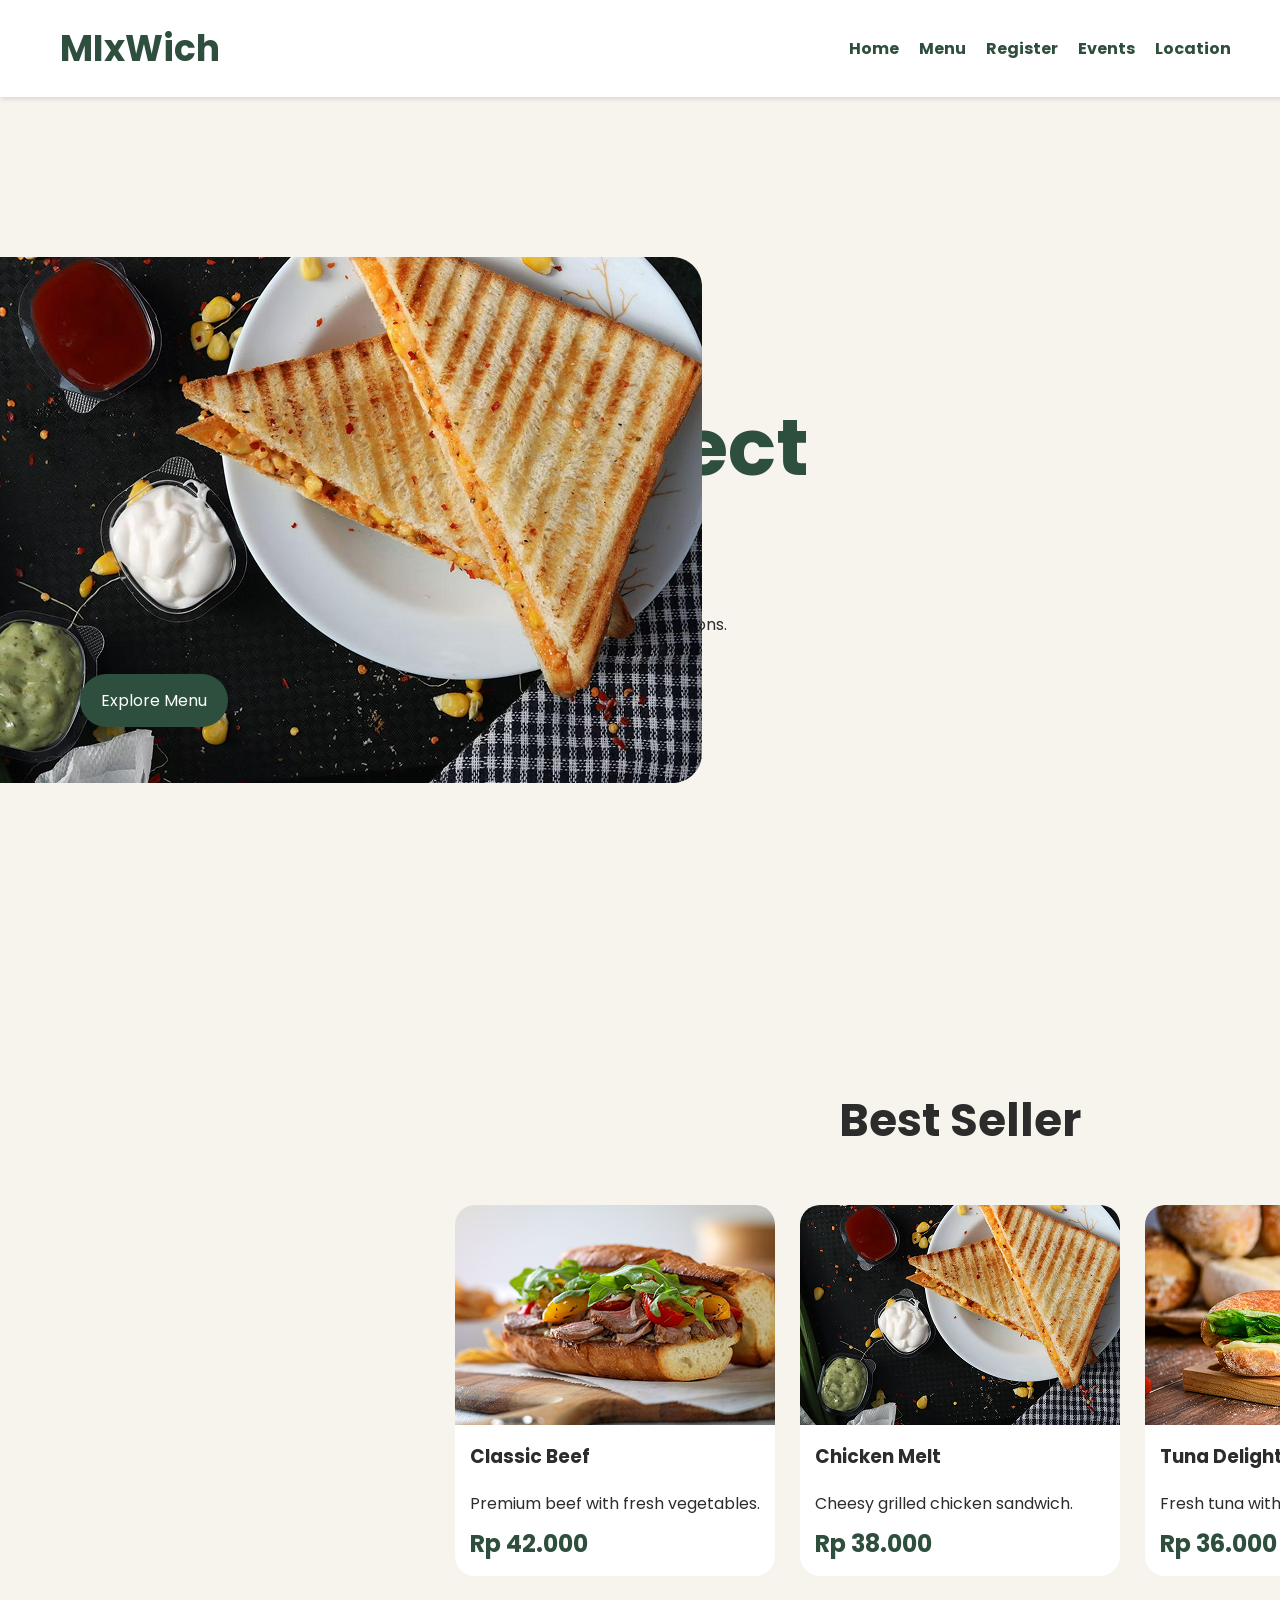
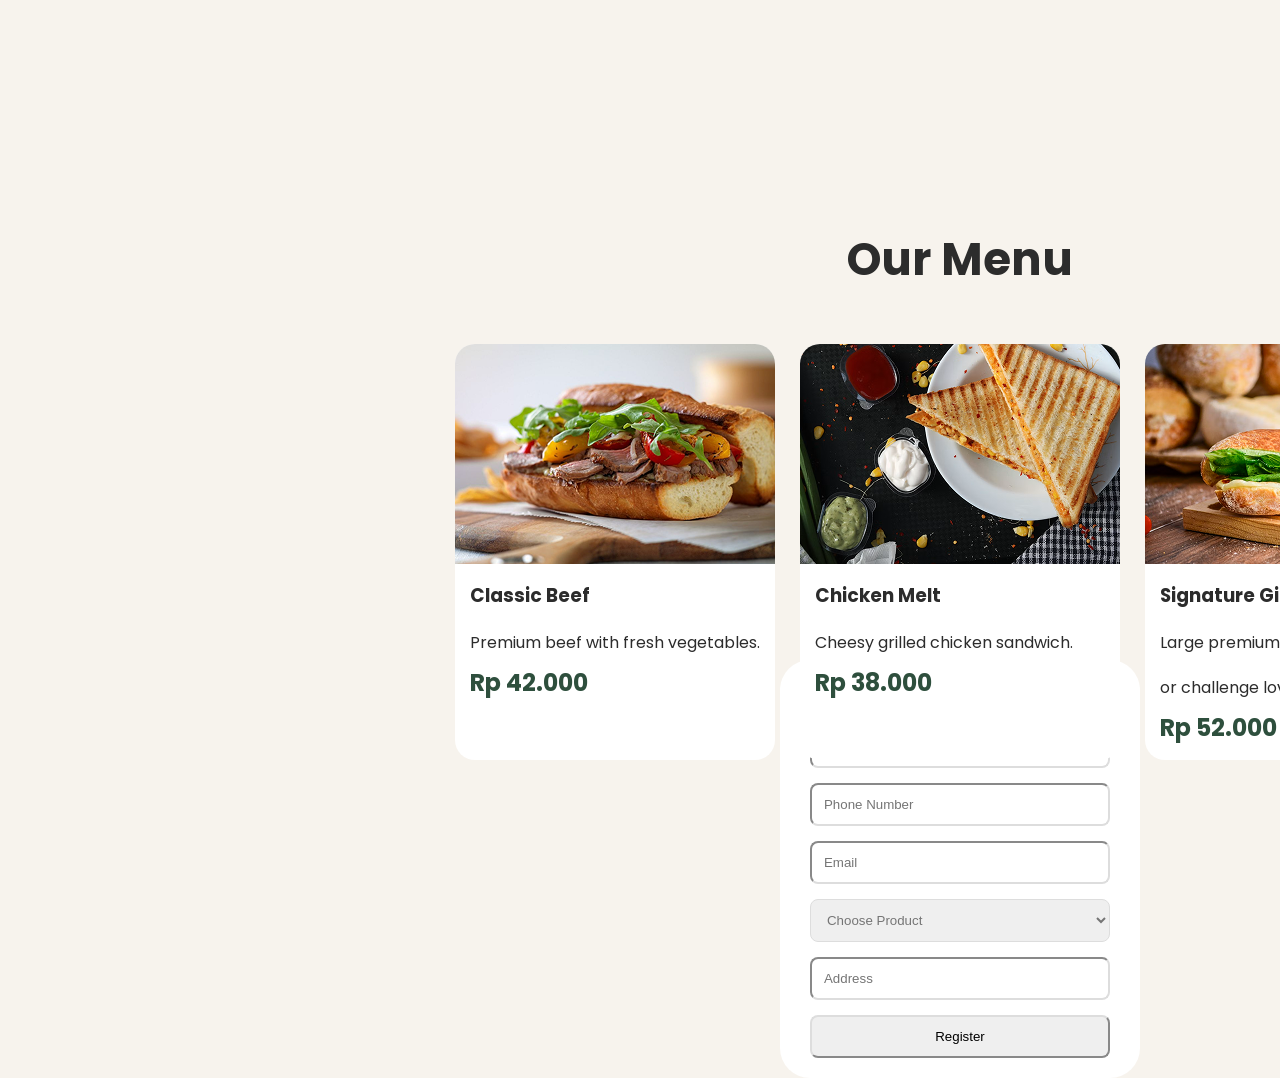
<file: index.html>
<!DOCTYPE html>
<html lang="en">

<head>
    <meta charset="UTF-8">
    <meta name="viewport" content="width=device-width, initial-scale=1.0">
    <link rel="stylesheet" href="styles.css">
    <link rel="preconnect" href="https://fonts.googleapis.com">
    <link rel="preconnect" href="https://fonts.gstatic.com" crossorigin>
    <link
        href="https://fonts.googleapis.com/css2?family=Poppins:ital,wght@0,100;0,200;0,300;0,400;0,500;0,600;0,700;0,800;0,900;1,100;1,200;1,300;1,400;1,500;1,600;1,700;1,800;1,900&display=swap"
        rel="stylesheet">
    <title>MIxWich</title>
</head>

<body>
    <header>
        <h2>MIxWich</h2>
        <nav>
            <span>Home</span><span>Menu</span><span>Register</span><span>Events</span><span>Location</span>
        </nav>
    </header>

    <section id="page1">
        <div class="up-down-main-text">
            <p>Fresh • Premium • Customizable</p>
            <div class="main-page-text">
                <p>Build Your Perfect</p>
                <p>Sandwich</p>
            </div>
            <p>Fresh artisan bread, premium ingredients, and handcrafted flavor combinations.</p>
        </div>
        <div class="main-image">
            <img src="images/photo1.png" alt="">
        </div>
        <div class="main-button">
            <p>Explore Menu</p>
        </div>
    </section>
    <section id="page2">
        <div class="text2">
            <p>Best Seller</p>
        </div>
        <div class="image-block">
            <div class="image-card">
                <img src="images/photo2.png" alt="">
                <div class="text-in-block">
                    <p class="header-block">Classic Beef</p>
                    <p class="description-block">Premium beef with fresh vegetables.</p>
                    <p class="cost-block">Rp 42.000</p>
                </div>
            </div>
            <div class="image-card">
                <img src="images/photo3.png" alt="">
                <div class="text-in-block">
                    <p class="header-block">Chicken Melt</p>
                    <p class="description-block">Cheesy grilled chicken sandwich.</p>
                    <p class="cost-block">Rp 38.000</p>
                </div>
            </div>
            <div class="image-card">
                <img src="images/photo4.png" alt="">
                <div class="text-in-block">
                    <p class="header-block">Tuna Delight</p>
                    <p class="description-block">Fresh tuna with artisan bread.</p>
                    <p class="cost-block">Rp 36.000</p>
                </div>
            </div>
        </div>
    </section>
    <section id="page3">
        <div class="text2">
            <p>Our Menu</p>
        </div>
        <div class="image-block">
            <div class="image-card">
                <img src="images/photo2.png" alt="">
                <div class="text-in-block">
                    <p class="header-block">Classic Beef</p>
                    <p class="description-block">Premium beef with fresh vegetables.</p>
                    <p class="cost-block">Rp 42.000</p>
                </div>
            </div>
            <div class="image-card">
                <img src="images/photo3.png" alt="">
                <div class="text-in-block">
                    <p class="header-block">Chicken Melt</p>
                    <p class="description-block">Cheesy grilled chicken sandwich.</p>
                    <p class="cost-block">Rp 38.000</p>
                </div>
            </div>
            <div class="image-card">
                <img src="images/photo4.png" alt="">
                <div class="text-in-block">
                    <p class="header-block">Signature Giant Sandwich</p>
                    <p class="description-block">Large premium sandwich for sharing</p>
                    <p class="description-block">or challenge lovers.</p>
                    <p class="cost-block">Rp 52.000</p>
                </div>
            </div>
        </div>
    </section>
    <section id="page4">
        <div class="register">
            <p class="reg">Register</p>
            <form>
                <input type="text" placeholder="Full Name" required />
                <input type="tel" placeholder="Phone Number" required />
                <input type="email" placeholder="Email" required />
                <select required>
                    <option value="" disabled selected hidden>Choose Product</option>
                    <option value="p1">Classic Beef</option>
                    <option value="p2">Chicken Melt</option>
                    <option value="p3">Signature Giant Sandwich</option>
                    <option value="p4">Tuna Delight</option>
                </select>
                <input type="text" placeholder="Address" required>
                <button type="submit">Register</button>
            </form>
        </div>
    </section>

</body>

</html>
</file>
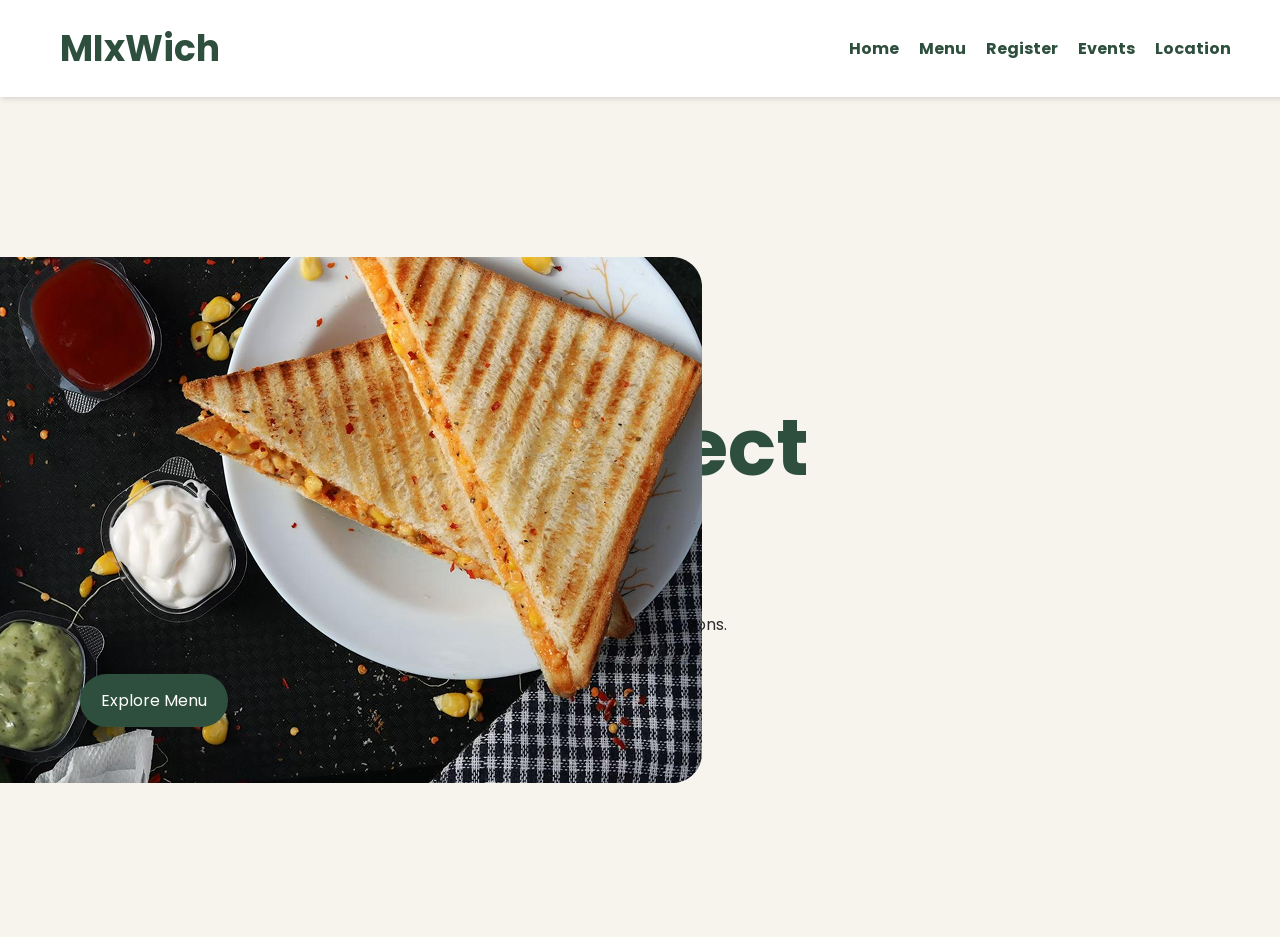
<file: index1.html>
<!DOCTYPE html>
<html lang="en">

<head>
    <meta charset="UTF-8">
    <meta name="viewport" content="width=device-width, initial-scale=1.0">
    <link rel="stylesheet" href="styles.css">
    <link rel="preconnect" href="https://fonts.googleapis.com">
    <link rel="preconnect" href="https://fonts.gstatic.com" crossorigin>
    <link
        href="https://fonts.googleapis.com/css2?family=Poppins:ital,wght@0,100;0,200;0,300;0,400;0,500;0,600;0,700;0,800;0,900;1,100;1,200;1,300;1,400;1,500;1,600;1,700;1,800;1,900&display=swap"
        rel="stylesheet">
    <title>MIxWich</title>
</head>

<body>
    <header>
        <h2>MIxWich</h2>
        <nav>
            <span>Home</span><span>Menu</span><span>Register</span><span>Events</span><span>Location</span>
        </nav>
    </header>

    <section id="page1">
        <div class="up-down-main-text">
            <p>Fresh • Premium • Customizable</p>
            <div class="main-page-text">
                <p>Build Your Perfect</p>
                <p>Sandwich</p>
            </div>
            <p>Fresh artisan bread, premium ingredients, and handcrafted flavor combinations.</p>
        </div>
        <div class="main-image">
            <img src="images/photo1.png" alt="">
        </div>
        <div class="main-button">
            <p>Explore Menu</p>
        </div>
    </section>

</body>

</html>
</file>
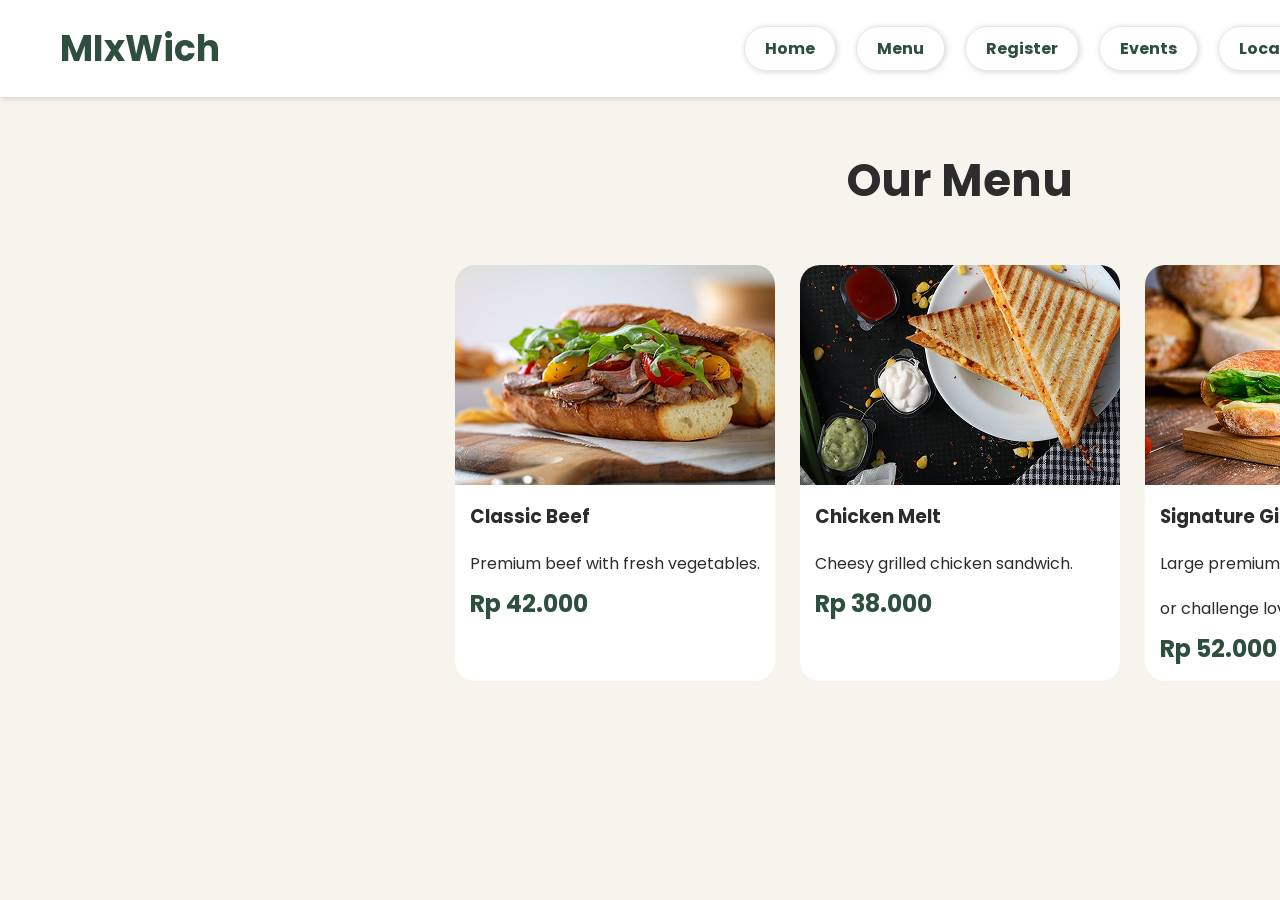
<file: index2.html>
<!DOCTYPE html>
<html lang="en">

<head>
    <meta charset="UTF-8">
    <meta name="viewport" content="width=device-width, initial-scale=1.0">
    <link rel="stylesheet" href="styles.css">
    <link rel="preconnect" href="https://fonts.googleapis.com">
    <link rel="preconnect" href="https://fonts.gstatic.com" crossorigin>
    <link
        href="https://fonts.googleapis.com/css2?family=Poppins:ital,wght@0,100;0,200;0,300;0,400;0,500;0,600;0,700;0,800;0,900;1,100;1,200;1,300;1,400;1,500;1,600;1,700;1,800;1,900&display=swap"
        rel="stylesheet">
    <title>MIxWich</title>
</head>

<body>
    <header>
        <h2>MIxWich</h2>
        <nav>
            <span><a href="index.html" class="btn-link">Home</a></span><span><a href="index2.html"
                    class="btn-link">Menu</a></span><span><a href="index3.html"
                    class="btn-link">Register</a></span><span><a href="index4.html"
                    class="btn-link">Events</a></span><span><a href="index5.html" class="btn-link">Location</a></span>
        </nav>
    </header>
    
    <section id="page3">
        <div class="text2">
            <p>Our Menu</p>
        </div>
        <div class="image-block">
            <div class="image-card">
                <img src="images/photo2.png" alt="">
                <div class="text-in-block">
                    <p class="header-block">Classic Beef</p>
                    <p class="description-block">Premium beef with fresh vegetables.</p>
                    <p class="cost-block">Rp 42.000</p>
                </div>
            </div>
            <div class="image-card">
                <img src="images/photo3.png" alt="">
                <div class="text-in-block">
                    <p class="header-block">Chicken Melt</p>
                    <p class="description-block">Cheesy grilled chicken sandwich.</p>
                    <p class="cost-block">Rp 38.000</p>
                </div>
            </div>
            <div class="image-card">
                <img src="images/photo4.png" alt="">
                <div class="text-in-block">
                    <p class="header-block">Signature Giant Sandwich</p>
                    <p class="description-block">Large premium sandwich for sharing</p>
                    <p class="description-block">or challenge lovers.</p>
                    <p class="cost-block">Rp 52.000</p>
                </div>
            </div>
        </div>
    </section>
</body>

</html>
</file>
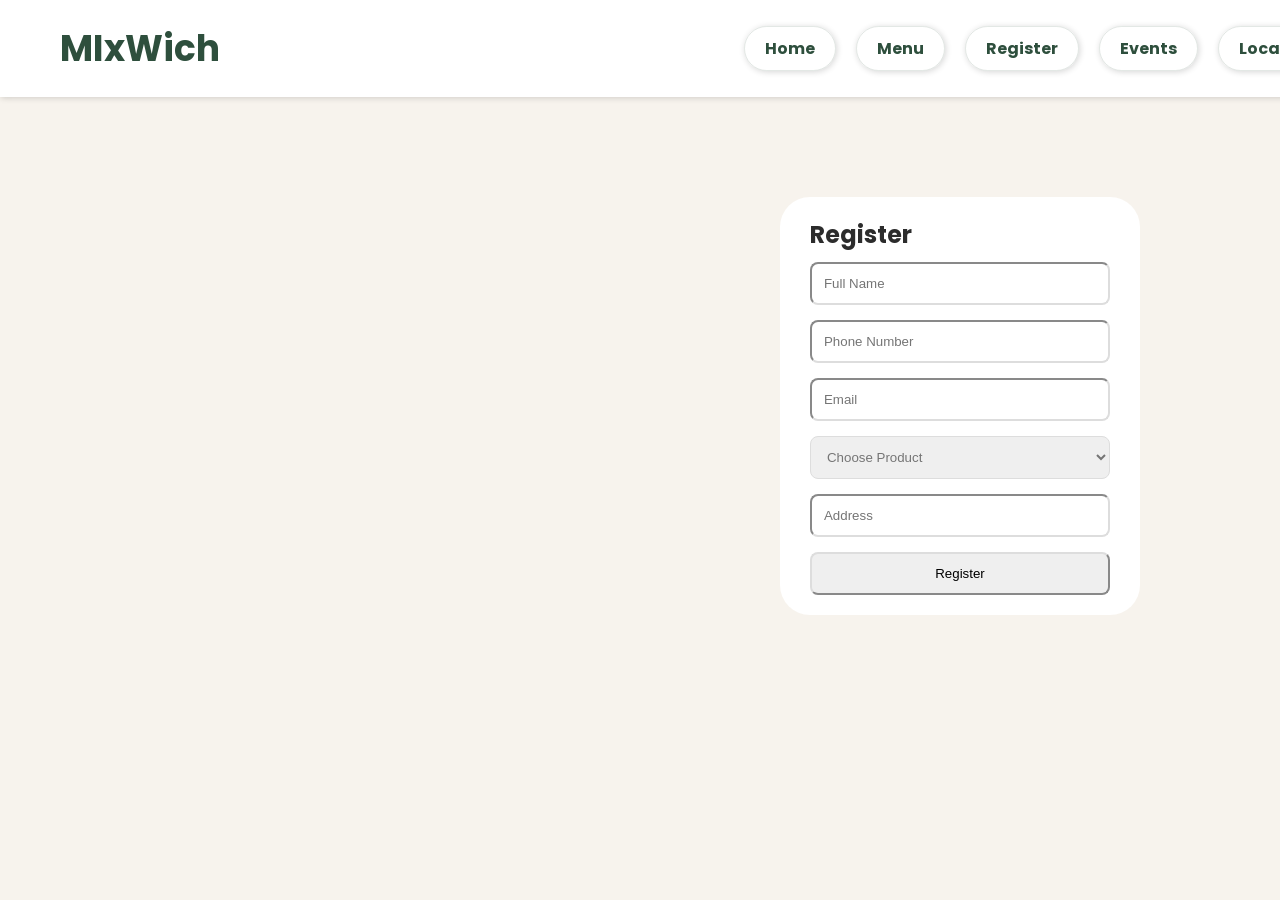
<file: index3.html>
<!DOCTYPE html>
<html lang="en">

<head>
    <meta charset="UTF-8">
    <meta name="viewport" content="width=device-width, initial-scale=1.0">
    <link rel="stylesheet" href="styles.css">
    <link rel="preconnect" href="https://fonts.googleapis.com">
    <link rel="preconnect" href="https://fonts.gstatic.com" crossorigin>
    <link
        href="https://fonts.googleapis.com/css2?family=Poppins:ital,wght@0,100;0,200;0,300;0,400;0,500;0,600;0,700;0,800;0,900;1,100;1,200;1,300;1,400;1,500;1,600;1,700;1,800;1,900&display=swap"
        rel="stylesheet">
    <title>MIxWich</title>
</head>

<body>
    <header>
        <h2>MIxWich</h2>
        <nav>
            <span><a href="index.html" class="btn-link">Home</a></span><span><a href="index2.html"
                    class="btn-link">Menu</a></span><span><a href="index3.html"
                    class="btn-link">Register</a></span><span><a href="index4.html"
                    class="btn-link">Events</a></span><span><a href="index5.html" class="btn-link">Location</a></span>
        </nav>
    </header>

    <section id="page4">
        <div class="register">
            <p class="reg">Register</p>
            <form>
                <input type="text" placeholder="Full Name" required />
                <input type="tel" placeholder="Phone Number" required />
                <input type="email" placeholder="Email" required />
                <select required>
                    <option value="" disabled selected hidden>Choose Product</option>
                    <option value="p1">Classic Beef</option>
                    <option value="p2">Chicken Melt</option>
                    <option value="p3">Signature Giant Sandwich</option>
                    <option value="p4">Tuna Delight</option>
                </select>
                <input type="text" placeholder="Address" required>
                <button type="submit">Register</button>
            </form>
        </div>
    </section>
</body>

</html>
</file>
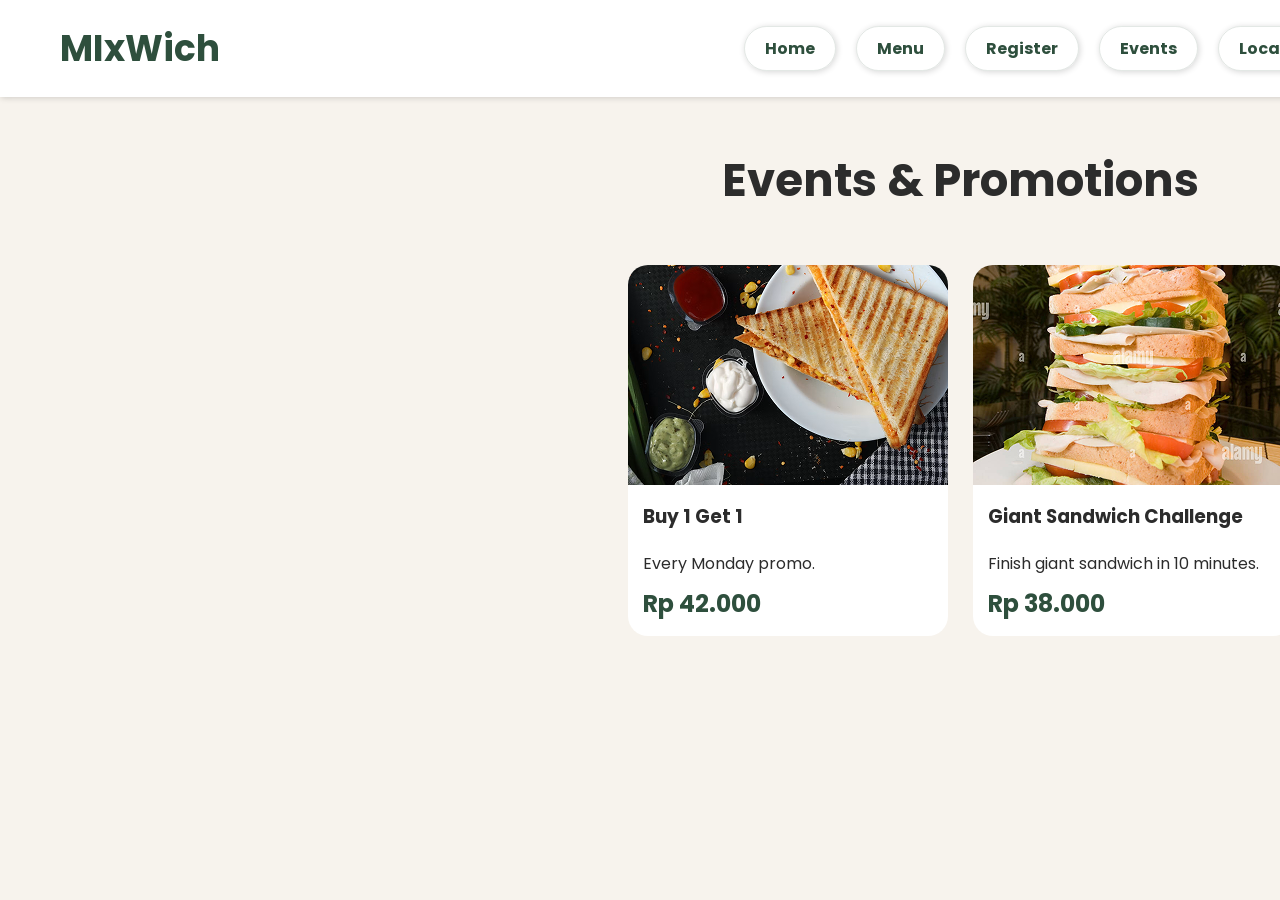
<file: index4.html>
<!DOCTYPE html>
<html lang="en">

<head>
    <meta charset="UTF-8">
    <meta name="viewport" content="width=device-width, initial-scale=1.0">
    <link rel="stylesheet" href="styles.css">
    <link rel="preconnect" href="https://fonts.googleapis.com">
    <link rel="preconnect" href="https://fonts.gstatic.com" crossorigin>
    <link
        href="https://fonts.googleapis.com/css2?family=Poppins:ital,wght@0,100;0,200;0,300;0,400;0,500;0,600;0,700;0,800;0,900;1,100;1,200;1,300;1,400;1,500;1,600;1,700;1,800;1,900&display=swap"
        rel="stylesheet">
    <title>MIxWich</title>
</head>

<body>
    <header>
        <h2>MIxWich</h2>
        <nav>
            <span><a href="index.html" class="btn-link">Home</a></span><span><a href="index2.html"
                    class="btn-link">Menu</a></span><span><a href="index3.html"
                    class="btn-link">Register</a></span><span><a href="index4.html"
                    class="btn-link">Events</a></span><span><a href="index5.html" class="btn-link">Location</a></span>
        </nav>
    </header>

    <section id="page3">
        <div class="text2">
            <p>Events & Promotions</p>
        </div>
        <div class="image-block">
            <div class="image-card">
                <img src="images/photo3.png" alt="">
                <div class="text-in-block">
                    <p class="header-block">Buy 1 Get 1</p>
                    <p class="description-block">Every Monday promo.</p>
                    <p class="cost-block">Rp 42.000</p>
                </div>
            </div>
            <div class="image-card">
                <img src="images/photo5.png" alt="">
                <div class="text-in-block">
                    <p class="header-block">Giant Sandwich Challenge</p>
                    <p class="description-block">Finish giant sandwich in 10 minutes.</p>
                    <p class="cost-block">Rp 38.000</p>
                </div>
            </div>
        </div>
    </section>

</html>
</file>
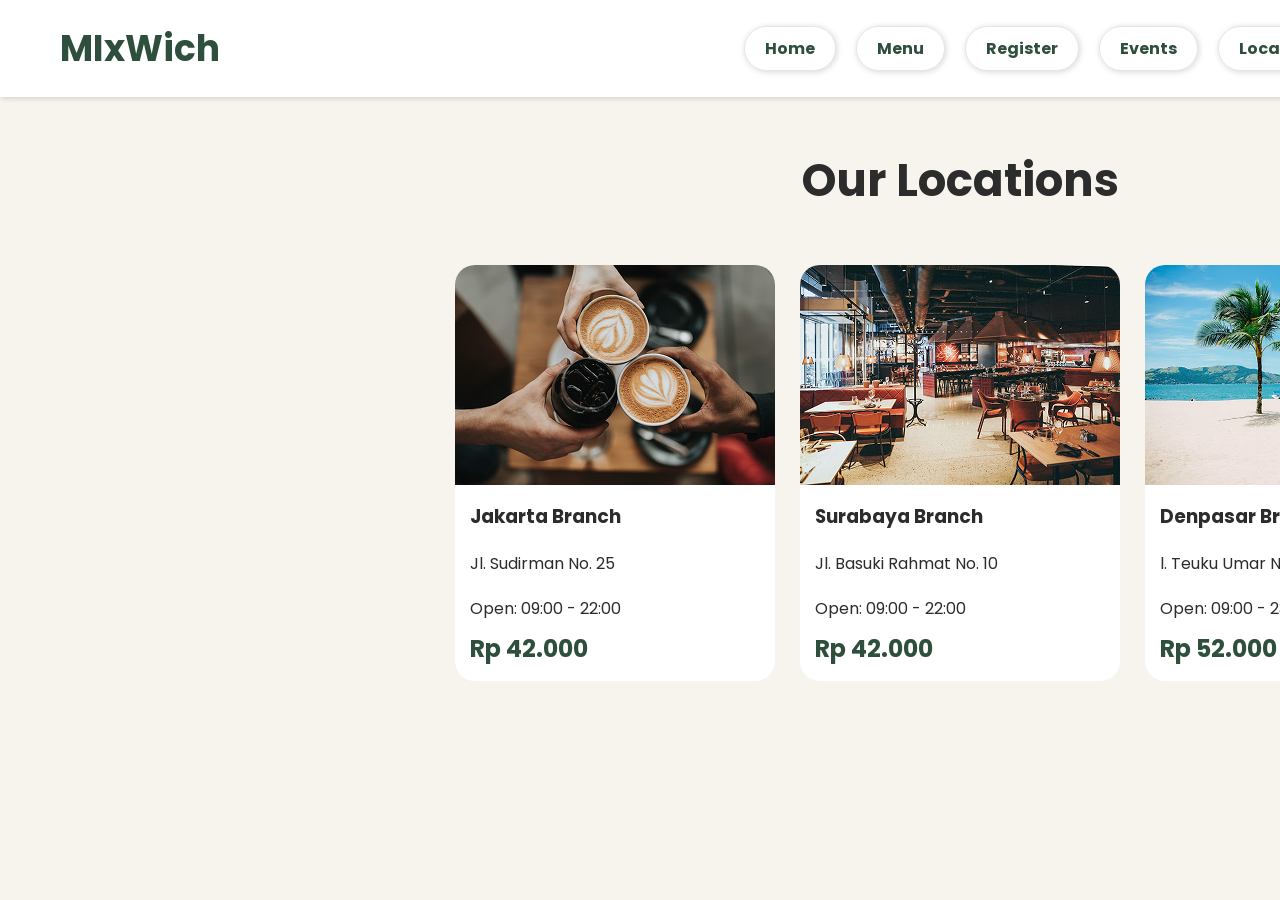
<file: index5.html>
<!DOCTYPE html>
<html lang="en">

<head>
    <meta charset="UTF-8">
    <meta name="viewport" content="width=device-width, initial-scale=1.0">
    <link rel="stylesheet" href="styles.css">
    <link rel="preconnect" href="https://fonts.googleapis.com">
    <link rel="preconnect" href="https://fonts.gstatic.com" crossorigin>
    <link
        href="https://fonts.googleapis.com/css2?family=Poppins:ital,wght@0,100;0,200;0,300;0,400;0,500;0,600;0,700;0,800;0,900;1,100;1,200;1,300;1,400;1,500;1,600;1,700;1,800;1,900&display=swap"
        rel="stylesheet">
    <title>MIxWich</title>
</head>

<body>
    <header>
        <h2>MIxWich</h2>
        <nav>
            <span><a href="index.html" class="btn-link">Home</a></span><span><a href="index2.html"
                    class="btn-link">Menu</a></span><span><a href="index3.html"
                    class="btn-link">Register</a></span><span><a href="index4.html"
                    class="btn-link">Events</a></span><span><a href="index5.html" class="btn-link">Location</a></span>
        </nav>
    </header>

    <section id="page3">
        <div class="text2">
            <p>Our Locations</p>
        </div>
        <div class="image-block">
            <div class="image-card">
                <img src="images/photo6.png" alt="">
                <div class="text-in-block">
                    <p class="header-block">Jakarta Branch</p>
                    <p class="description-block">Jl. Sudirman No. 25</p>
                    <p class="description-block">Open: 09:00 - 22:00</p>
                    <p class="cost-block">Rp 42.000</p>
                </div>
            </div>
            <div class="image-card">
                <img src="images/photo7.png" alt="">
                <div class="text-in-block">
                    <p class="header-block">Surabaya Branch</p>
                    <p class="description-block">Jl. Basuki Rahmat No. 10</p>
                    <p class="description-block">Open: 09:00 - 22:00</p>
                    <p class="cost-block">Rp 42.000</p>
                </div>
            </div>
            <div class="image-card">
                <img src="images/photo8.png" alt="">
                <div class="text-in-block">
                    <p class="header-block">Denpasar Branch</p>
                    <p class="description-block">l. Teuku Umar No. 88, Denpasar</p>
                    <p class="description-block">Open: 09:00 - 23:00</p>
                    <p class="cost-block">Rp 52.000</p>
                </div>
            </div>
        </div>
    </section>

    </html>
</file>
<file: styles.css>
*{
    margin: 0;
    padding: 0;
}

.poppins-bold {
  font-family: "Poppins", sans-serif;
  font-weight: 700;
  font-style: normal;
}

body{
    background-color: #F7F3ED;
    width: 1920px;
    margin: 0 auto;
    font-family: "Poppins";
}

body::-webkit-scrollbar {
  display: none;
}

header{
    background-color: white;
    display: flex;
    align-items: center;
    padding: 21px 60px;
    color: #2E4F3D;
    box-shadow: 1px 1px 6px rgba(0, 0, 0, 0.164);
}

nav{
    display: flex;
    gap: 20px;
    margin: 0 auto;
    font-size: 16px;
    font-weight: bold;
}

.btn-link:active{
    background-color: #2E4F3D;
    color: white;
    box-shadow: 1px 1px 6px rgba(0, 0, 0, 0.164);
    cursor: pointer;
}

.btn-link{
    padding: 10px 20px;
    border-radius: 30px;
    border: solid 1px #34584423;
    text-decoration: none;
    gap: 20px;
    background-color: transparent;
    box-shadow: 1px 1px 6px rgba(0, 0, 0, 0.164);
    cursor: pointer;
    color: #2E4F3D;
}

h2{
    font-size: 36px;
}

.main-page-text{
    color: #2E4F3D;
    font-size: 80px;
    font-weight: bold;
    margin-top: -15px;
    margin-bottom: -15px;
    margin-left: -15px;
}

.up-down-main-text{
    font-size: 16px;
    margin-left: 95px;
    color: #2C2C2C;
    display: flex;
    position: relative;
    top: 280px;
    flex-direction: column;
}

.main-image{
    display: flex;
    justify-self: flex-end;
    position: relative;
    bottom: 100px;
    right: 90px;
}

.main-button{
    border: solid 1px #34584423;
    background-color: #2E4F3D;
    border-radius: 30px;
    padding: 13px 20px;
    box-shadow: 1px 1px 6px rgba(0, 0, 0, 0.164);
    color: white;
    display: inline-block;
    position: relative;
    bottom: 210px;
    left: 80px;
    cursor: pointer;
}

.main-button:active{
    background-color: #F7F3ED;
    color: #2E4F3D;
    box-shadow: 1px 1px 6px rgba(0, 0, 0, 0.164);
    cursor: pointer;
}

.text2{
    font-weight: bold;
    font-size: 45px;
    display: flex;
    justify-content: center;
    color: #2C2C2C;
    position: relative;
    top: 150px;
}

.image-block{
    display: flex;
    justify-content: center;
    position: relative;
    top: 200px;
    gap: 25px;
}

.image-card{
    background-color: white;
    border-radius: 20px;
    overflow: hidden;
}

.text-in-block{
    margin-left: 15px;
}

.header-block{
    color: #2C2C2C;
    font-size: 18.7px;
    font-weight: bold;
    margin-top: 10px;
}

.description-block{
    color: #2C2C2C;
    font-size: 16px;
    margin-top: 20px;
}

.cost-block{
    color: #2E4F3D;
    font-size: 24px;
    font-weight: bold;
    margin-top: 10px;
    padding-bottom: 15px;
}

#page2{
    padding-bottom: 400px;
}

#page3{
     margin-top: -100px;
}

#page4{
    margin-top: 100px;
    display: flex;
    justify-content: center;
}

.reg{
    font-size: 24px;
    color: #2C2C2C;
    font-weight: bold;
    padding-bottom: 10px;
}

.register{
    background-color: white;
    padding: 20px 30px;
    border-radius: 30px;
}

.register form{
    display: flex;
    flex-direction: column;
    gap: 15px;
    width: 300px;
}

.register button{
    background-color: #EFEFEF;
    color: black;
}

.register input, select, button{
    width: 100%;
    padding: 12px;
    border-radius: 8px;
    box-sizing: border-box;
    font-size: 13.3px;
    color: #757575;
    border-color: #DDDDDD;
}
</file>
